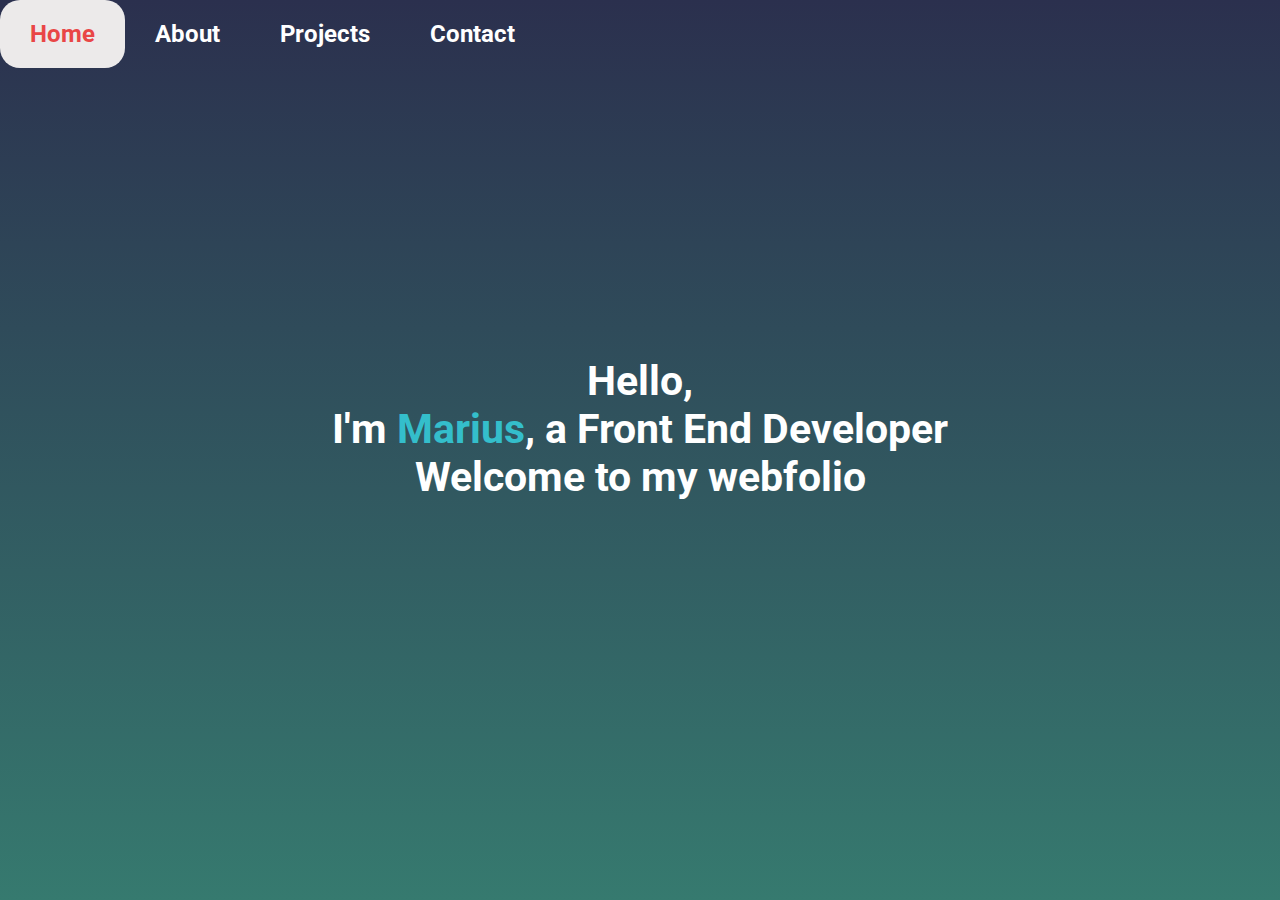
<file: index.html>
<!DOCTYPE html>
<html lang="en">
  <head>
    <meta charset="UTF-8" />
    <meta http-equiv="X-UA-Compatible" content="IE=edge" />
    <meta name="viewport" content="width=device-width, initial-scale=1.0" />
    <link rel="stylesheet" href="style.css" />
    <link
      rel="stylesheet"
      href="https://cdnjs.cloudflare.com/ajax/libs/font-awesome/6.1.1/css/all.min.css"
      integrity="sha512-KfkfwYDsLkIlwQp6LFnl8zNdLGxu9YAA1QvwINks4PhcElQSvqcyVLLD9aMhXd13uQjoXtEKNosOWaZqXgel0g=="
      crossorigin="anonymous"
      referrerpolicy="no-referrer"
    />
    <link
      rel="stylesheet"
      href="https://cdnjs.cloudflare.com/ajax/libs/animate.css/4.1.1/animate.min.css"
    />

    <title>My portofolio</title>
  </head>
  <body>
    <div class="container">
      <div class="nav-bar">
        <ul>
          <li><a href="index.html">Home</a></li>
          <li><a href="about.html">About</a></li>
          <li><a href="projects.html">Projects</a></li>
          <li><a href="contact.html">Contact</a></li>
        </ul>
      </div>
      <div class="home-content">
        <div class="text">
          <h2 class="animate__animated animate__bounce">Hello,</h2>
          <h2 class="animate__animated">
            I'm <span id="my-name">Marius</span>, a Front End Developer
          </h2>
          <h2 class="animate__animated">Welcome to my webfolio</h2>
        </div>
      </div>
    </div>
  </body>
</html>
</file>
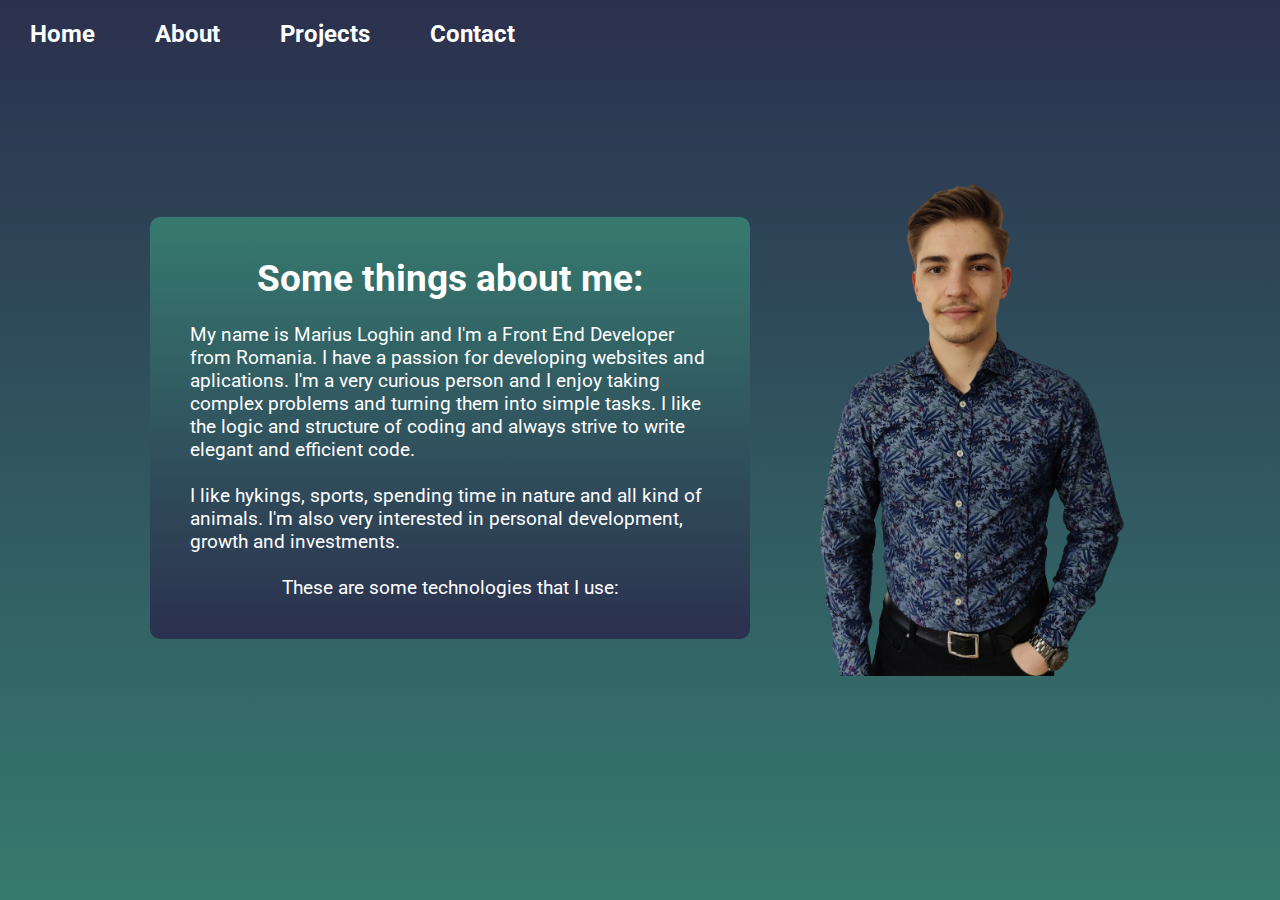
<file: about.html>
<!DOCTYPE html>
<html lang="en">
  <head>
    <meta charset="UTF-8" />
    <meta http-equiv="X-UA-Compatible" content="IE=edge" />
    <meta name="viewport" content="width=device-width, initial-scale=1.0" />
    <link rel="stylesheet" href="style.css" />
    <link
      rel="stylesheet"
      href="https://cdnjs.cloudflare.com/ajax/libs/font-awesome/6.1.1/css/all.min.css"
      integrity="sha512-KfkfwYDsLkIlwQp6LFnl8zNdLGxu9YAA1QvwINks4PhcElQSvqcyVLLD9aMhXd13uQjoXtEKNosOWaZqXgel0g=="
      crossorigin="anonymous"
      referrerpolicy="no-referrer"
    />
    <title>My portofolio</title>
  </head>
  <body>
    <div class="container">
      <div class="nav-bar">
        <ul>
          <li><a href="index.html">Home</a></li>
          <li><a href="about.html">About</a></li>
          <li><a href="projects.html">Projects</a></li>
          <li><a href="contact.html">Contact</a></li>
        </ul>
      </div>
      <div class="about-me">
        <div id="text">
          <h2>Some things about me:</h2>
          <br />
          <p>
            My name is Marius Loghin and I'm a Front End Developer from Romania.
            I have a passion for developing websites and aplications. I'm a very
            curious person and I enjoy taking complex problems and turning them
            into simple tasks. I like the logic and structure of coding and
            always strive to write elegant and efficient code.
          </p>
          <br />
          <p>
            I like hykings, sports, spending time in nature and all kind of
            animals. I'm also very interested in personal development, growth
            and investments.
          </p>
          <br />
          <p>These are some technologies that I use:</p>
          <div class="about-me-icons">
            <i class="fa-brands fa-html5"></i>
            <i class="fa-brands fa-css3-alt"></i>
            <i class="fa-brands fa-js"></i>
          </div>
        </div>
        <div id="image">
          <img src="images/about-img.png" />
        </div>
      </div>
    </div>
  </body>
</html>
</file>
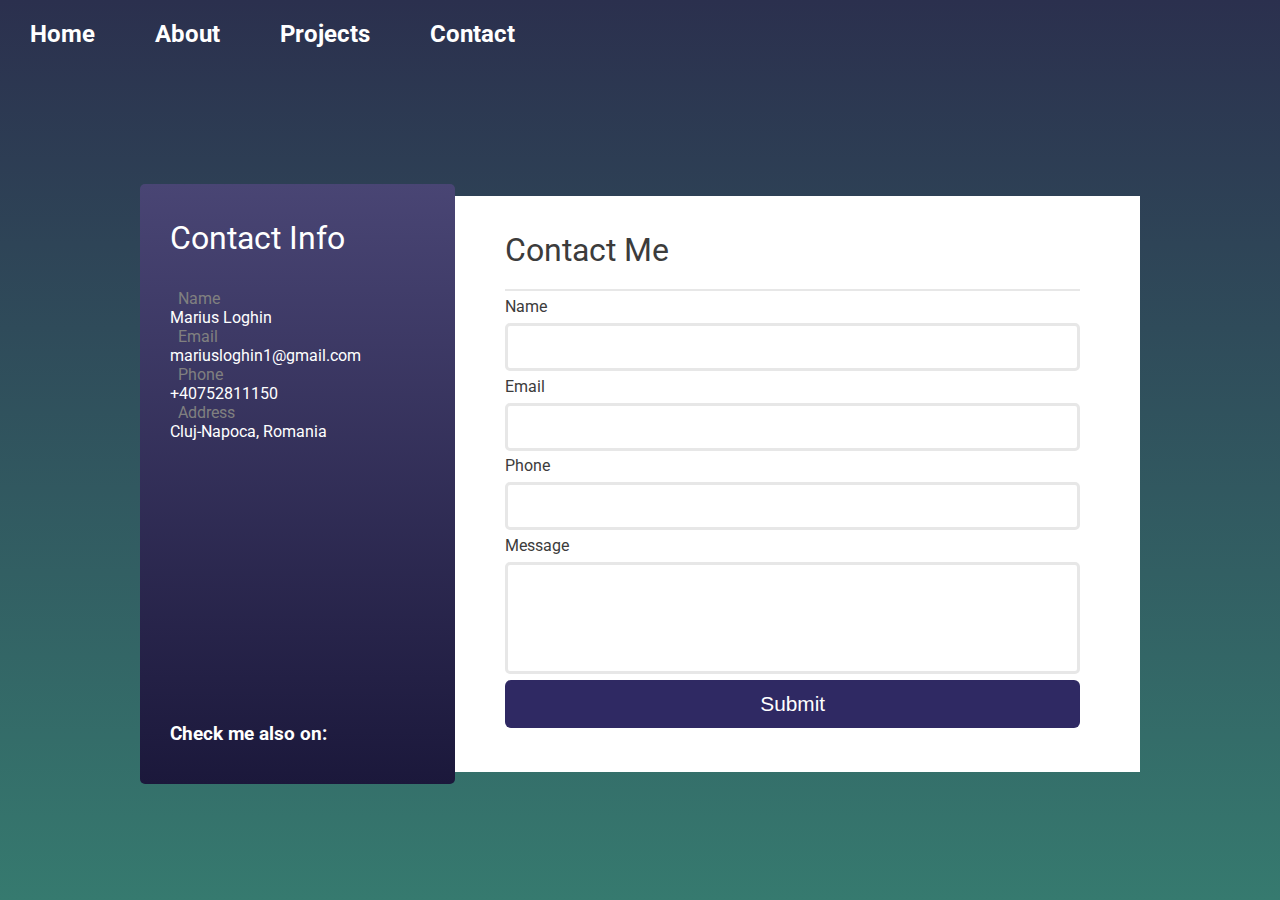
<file: contact.html>
<!DOCTYPE html>
<html lang="en">
  <head>
    <meta charset="UTF-8" />
    <meta http-equiv="X-UA-Compatible" content="IE=edge" />
    <meta name="viewport" content="width=device-width, initial-scale=1.0" />
    <link rel="stylesheet" href="style.css" />
    <link
      rel="stylesheet"
      href="https://cdnjs.cloudflare.com/ajax/libs/font-awesome/6.1.1/css/all.min.css"
      integrity="sha512-KfkfwYDsLkIlwQp6LFnl8zNdLGxu9YAA1QvwINks4PhcElQSvqcyVLLD9aMhXd13uQjoXtEKNosOWaZqXgel0g=="
      crossorigin="anonymous"
      referrerpolicy="no-referrer"
    />
    <title>My portofolio</title>
  </head>
  <body>
    <div class="container">
      <div class="nav-bar">
        <ul>
          <li><a href="index.html">Home</a></li>
          <li><a href="about.html">About</a></li>
          <li><a href="projects.html">Projects</a></li>
          <li><a href="contact.html">Contact</a></li>
        </ul>
      </div>
      <div class="contact">
        <div id="contact-info">
          <div id="title" class="text-white text-large">Contact Info</div>
          <div id="contact-details">
            <div class="text-gray text-small">
              <i class="fas fa-user margin"></i> Name
            </div>
            <div class="text-white">Marius Loghin</div>
            <div class="text-gray text-small">
              <i class="fas fa-envelope margin"></i> Email
            </div>
            <div class="text-white">mariusloghin1@gmail.com</div>
            <div class="text-gray text-small">
              <i class="fas fa-phone margin"></i> Phone
            </div>
            <div class="text-white">+40752811150</div>
            <div class="text-gray text-small">
              <i class="fas fa-map-marker margin"></i> Address
            </div>
            <div class="text-white">Cluj-Napoca, Romania</div>
          </div>
          <div id="social" class="text-white">
            <h3>Check me also on:</h3>
            <a href="https://facebook.com/" target="_blank">
              <i class="fab fa-facebook-f margin"></i>
            </a>
            <a href="https://instagram.com/" target="_blank">
              <i class="fab fa-instagram margin"></i>
            </a>
            <a href="https://twitter.com/" target="_blank">
              <i class="fab fa-twitter margin"></i>
            </a>
            <a href="https://youtube.com/" target="_blank">
              <i class="fab fa-youtube margin"></i>
            </a>
            <a href="https://linkedin.com/" target="_blank">
              <i class="fab fa-linkedin margin"></i>
            </a>
          </div>
        </div>
        <div id="contact-me">
          <div id="title2" class="text-large">Contact Me</div>
          <hr />
          <form action="">
            <label>Name<input type="text" /></label>
            <label>Email<input type="email" /></label>
            <label>Phone<input type="tel" /></label>
            <label>Message<textarea></textarea></label>
            <button type="submit" class="text-white">Submit</button>
          </form>
        </div>
      </div>
    </div>
  </body>
</html>
</file>
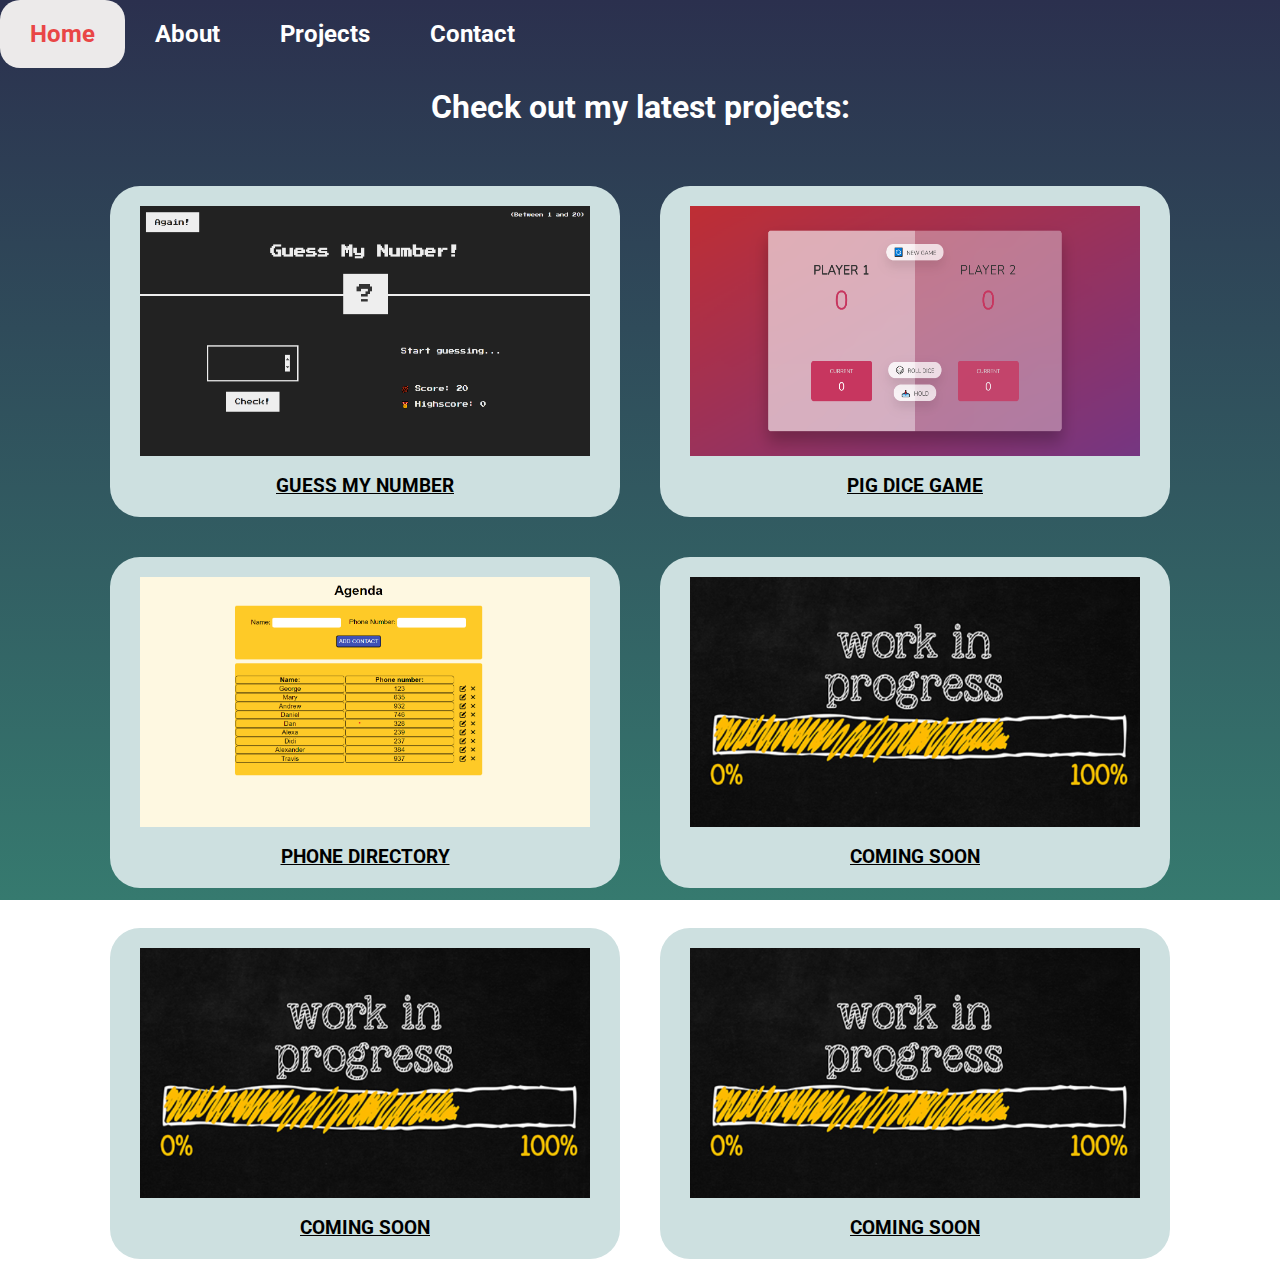
<file: projects.html>
<!DOCTYPE html>
<html lang="en">
  <head>
    <meta charset="UTF-8" />
    <meta http-equiv="X-UA-Compatible" content="IE=edge" />
    <meta name="viewport" content="width=device-width, initial-scale=1.0" />
    <link rel="stylesheet" href="style.css" />
    <link
      rel="stylesheet"
      href="https://cdnjs.cloudflare.com/ajax/libs/font-awesome/6.1.1/css/all.min.css"
      integrity="sha512-KfkfwYDsLkIlwQp6LFnl8zNdLGxu9YAA1QvwINks4PhcElQSvqcyVLLD9aMhXd13uQjoXtEKNosOWaZqXgel0g=="
      crossorigin="anonymous"
      referrerpolicy="no-referrer"
    />
    <title>My portofolio</title>
  </head>
  <body>
    <div class="container">
      <div class="nav-bar">
        <ul>
          <li><a href="index.html">Home</a></li>
          <li><a href="about.html">About</a></li>
          <li><a href="projects.html">Projects</a></li>
          <li><a href="contact.html">Contact</a></li>
        </ul>
      </div>
      <div class="projects">
        <div id="projects-text">
          <h1>Check out my latest projects:</h1>
        </div>
        <div class="project-page">
          <a
            href="https://mariusl01.github.io/guess_my_number/"
            target="_blank"
          >
            <img src="images/guess_my_number_image.png" alt="" />
            <h3>Guess My Number</h3>
          </a>
          <a href="https://mariusl01.github.io/pig_game_dice/" target="_blank">
            <img src="images/pig_dice_game_image.png" alt="" />
            <h3>Pig Dice Game</h3>
          </a>
        </div>
        <div class="project-page">
          <a href="https://mariusl01.github.io/agenda/" target="_blank">
            <img src="images/agenda.png" alt="" />
            <h3>Phone Directory</h3>
          </a>
          <a href="#" target="_blank">
            <img src="images/work-in-progress.png" alt="" />
            <h3>Coming soon</h3>
          </a>
        </div>
        <div class="project-page">
          <a href="#" target="_blank">
            <img src="images/work-in-progress.png" alt="" />
            <h3>Coming soon</h3>
          </a>
          <a href="#" target="_blank">
            <img src="images/work-in-progress.png" alt="" />
            <h3>Coming soon</h3>
          </a>
        </div>
      </div>
    </div>
  </body>
</html>
</file>
<file: style.css>
@import url("https://fonts.googleapis.com/css2?family=Roboto&display=swap");

* {
  margin: 0;
  padding: 0;
  box-sizing: border-box;
}

body {
  background-image: linear-gradient(rgb(43, 48, 78), rgb(54, 122, 111));
  background-repeat: no-repeat;
  background-attachment: fixed;
  background-size: cover;
  height: 100vh;
}

.container {
  display: flex;
  flex-direction: column;
  position: relative;
  height: 100%;
  font-family: "Roboto", sans-serif;
  color: white;
}

/* Navigation bar */
.container .nav-bar ul {
  display: flex;
  flex-direction: row;
  font-size: 1.5rem;
  font-weight: bold;
  list-style-type: none;
}

a {
  text-decoration: none;
}

a:link,
a:visited {
  color: white;
  padding: 20px 30px;
  display: inline-block;
}
a:hover,
a:active {
  color: rgb(233, 70, 70);
  background-color: rgb(236, 234, 234);
  border-radius: 20px;
}

/* HOME section */
.home-content {
  display: flex;
  justify-content: center;
  align-items: center;
  text-align: center;
  height: 100%;
}

.home-content .text {
  font-size: 1.7rem;
  padding-bottom: 110px;
}

#my-name {
  color: rgb(52, 190, 203);
}

.animate__animated:not(:nth-child(1)) {
  animation-name: fade;
  animation-delay: 1s;
}

@keyframes fade {
  0% {
    opacity: 0;
  }
  100% {
    opacity: 1;
  }
}

/* ABOUT section */
.about-me {
  display: flex;
  flex-direction: row;
  justify-content: center;
  align-items: center;
  height: 80vh;
  gap: 50px;
}

.about-me #image img {
  height: 500px;
  width: 330px;
}

.about-me #text {
  font-size: 1.2rem;
  text-align: center;
  width: 600px;
  padding: 40px;
  background-image: linear-gradient(rgb(54, 122, 111), rgb(43, 48, 78));
  border-radius: 10px;
}

.about-me #text h2 {
  font-size: 2.3rem;
}

.about-me #text p {
  text-align: start;
}

.about-me #text p:nth-child(7) {
  text-align: center;
}

.about-me-icons,
.contact_icons {
  font-size: 50px;
  text-decoration: none;
}

/* PROJECTS section */

/* CONTACT section */
.contact {
  display: flex;
  margin: auto;
  width: 1000px;
  height: 600px;
}

form {
  display: flex;
  flex-direction: column;
  justify-content: space-evenly;
  height: 85%;
}
input,
textarea,
button {
  display: block;
  width: 100%;
}
input,
button {
  height: 3rem;
}
input,
textarea {
  border: 3px solid rgb(231, 231, 231);
  border-radius: 5px;
  margin-top: 7px;
}
textarea {
  height: 7rem;
  resize: none;
}
button {
  background-color: #2f2963;
  font-size: 1.3rem;
  border: none;
  border-radius: 6px;
}
hr {
  background-color: rgb(231, 231, 231);
  height: 2px;
  margin-top: 20px;
  border: none;
}
.text-gray {
  color: gray;
}
.text-white {
  color: white;
}
.text-small {
  font-size: 1rem;
}
.text-large {
  font-size: 2rem;
}
.margin {
  margin: 1rem 0.5rem 0.3rem 0;
}

#contact-info {
  flex: 4;
  display: flex;
  flex-direction: column;
  height: 100%;
  background: linear-gradient(#494574, #1b183b);
  padding: 35px 30px 20px 30px;
  border-radius: 5px;
}
#contact-details {
  margin-top: 2rem;
}
#social {
  margin-top: auto;
}
#contact-me {
  flex: 9;
  align-self: center;
  height: 96%;
  background-color: white;
  padding: 35px 60px 20px 50px;
  color: rgb(60, 60, 60);
}

.contact a:link,
.contact a:visited {
  color: white;
  display: inline;
  padding: 0 0 0 12px;
}

.contact a:hover,
.contact a:active {
  color: rgb(233, 70, 70);
  display: inline;
  padding: 0 0 0 12px;
  background-color: rgb(236, 234, 234);
  border-radius: 20px;
}

.projects {
  display: flex;
  flex-direction: column;
  justify-content: center;
  align-items: center;
  gap: 40px;
  padding-bottom: 20px;
}

.projects .project-page {
  display: flex;
  flex-direction: row;
  justify-content: center;
  align-items: center;
  flex-wrap: wrap;
  gap: 40px;
}

.projects #projects-text {
  padding: 20px 0;
}

.projects .project-page img {
  height: 250px;
  width: 450px;
}

.projects .project-page a:hover,
.projects .project-page a:visited {
  background-image: linear-gradient(rgb(63, 218, 192), rgb(28, 41, 113));
}
.projects .project-page a:link,
.projects .project-page a:active {
  background-color: rgb(205, 224, 224);
  border-radius: 30px;
}

.projects a:hover h3 {
  color: rgb(233, 70, 70);
}

.projects a h3 {
  color: black;
  text-align: center;
  text-transform: uppercase;
  padding-top: 15px;
  text-decoration: underline;
}
</file>
